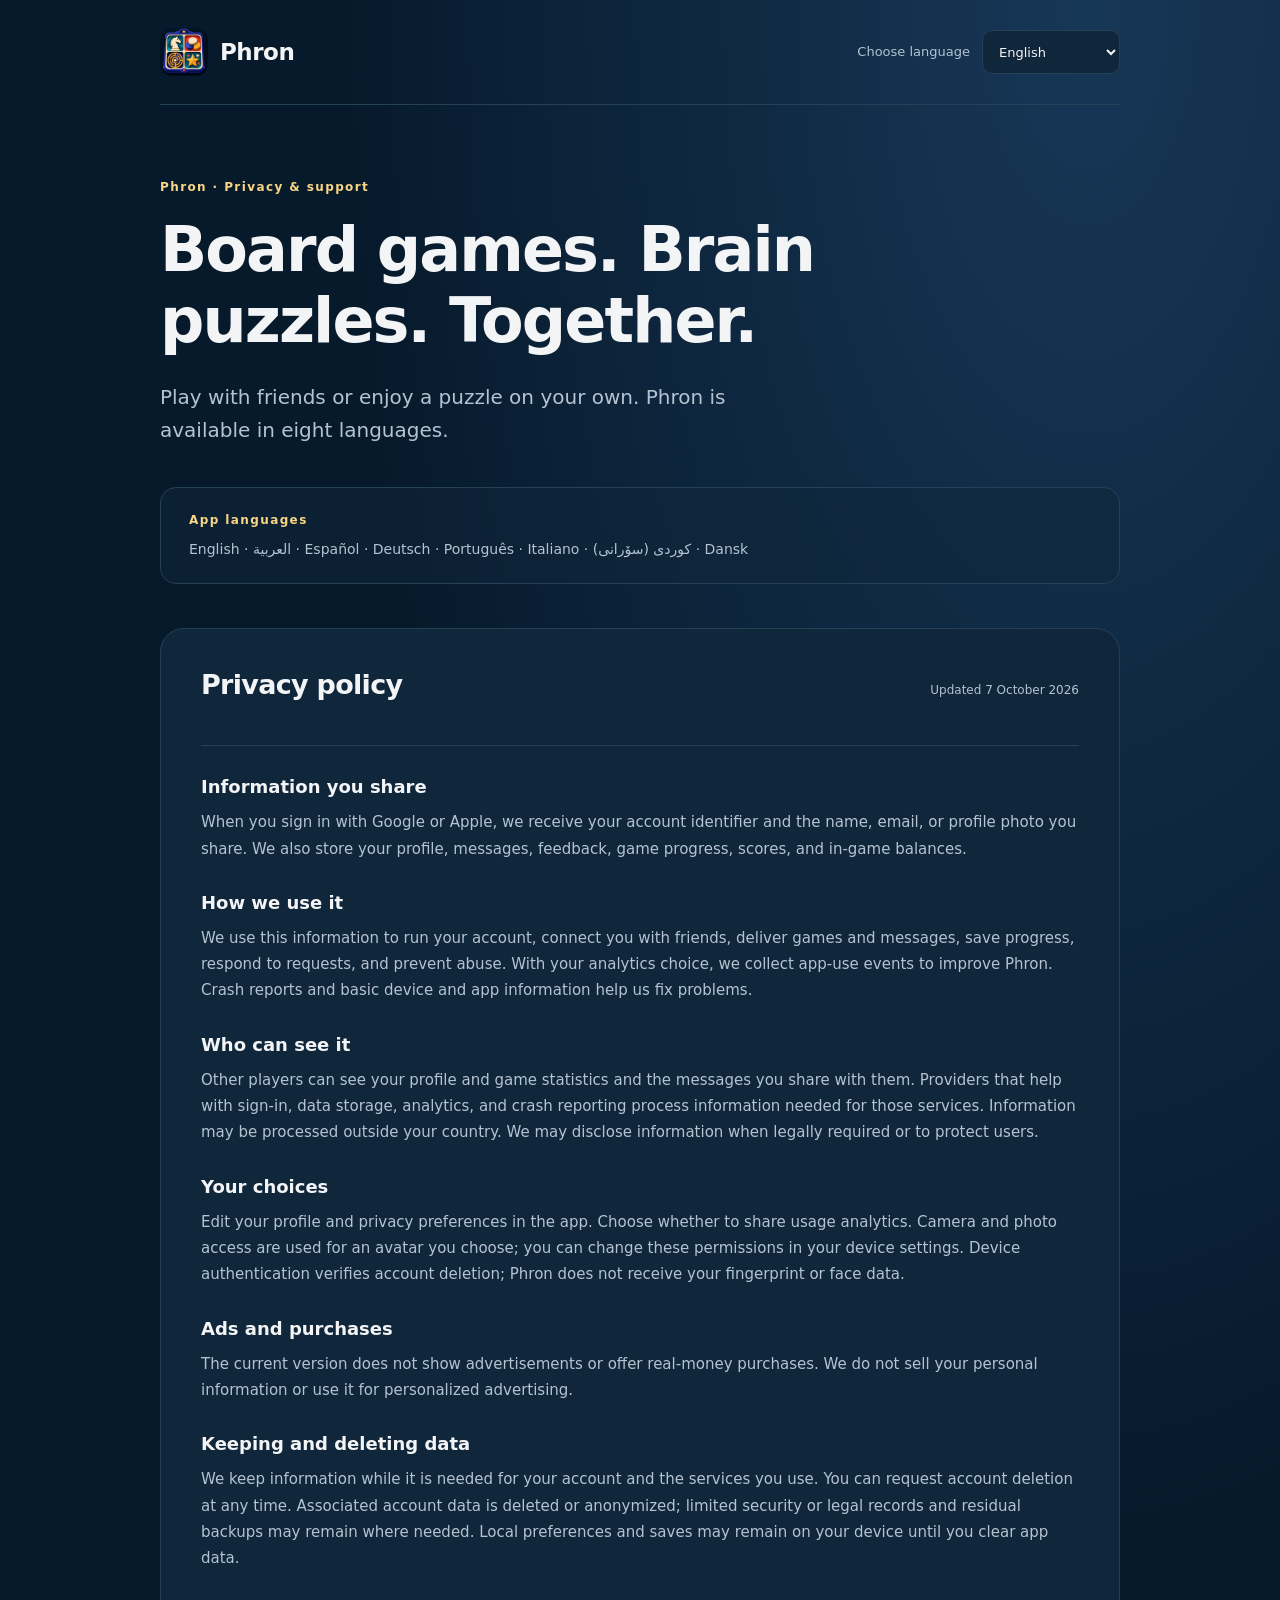
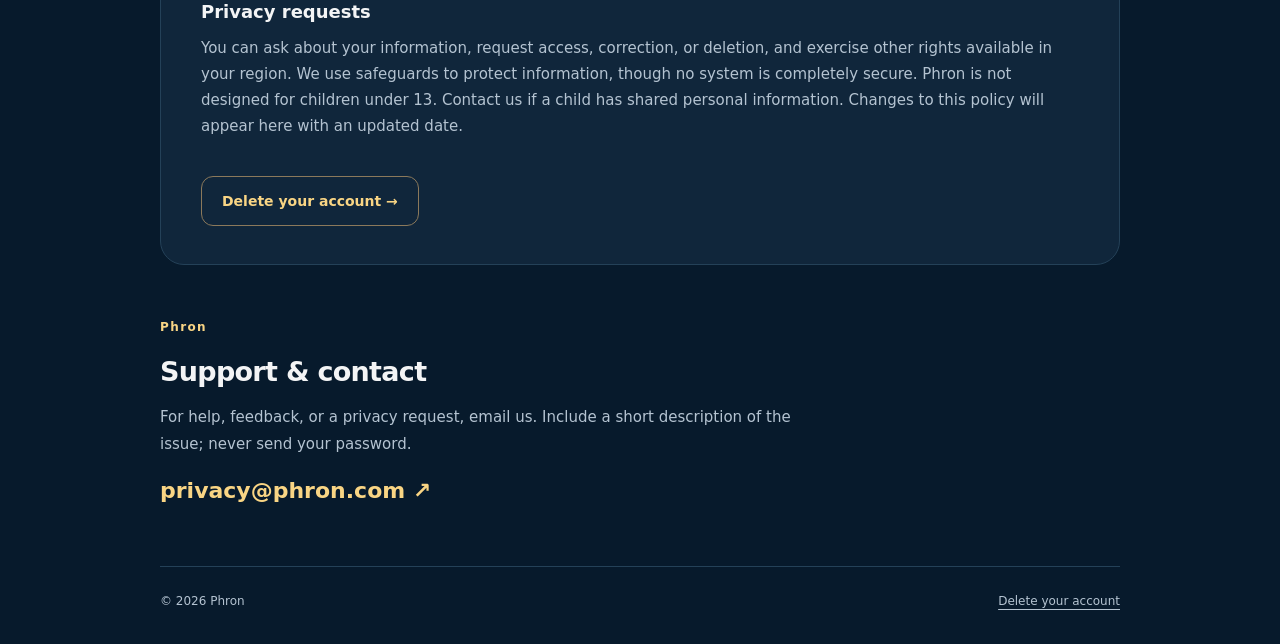
<file: docs/index.html>
<!doctype html>
<html lang="en"><head><meta charset="utf-8"><meta name="viewport" content="width=device-width,initial-scale=1">
<title>Privacy & support — Phron</title>
<meta name="description" content="Phron privacy policy, support, and account deletion. Available in eight languages.">
<meta name="theme-color" content="#071a2c"><link rel="icon" href="assets/favicon.png?v=20261007"><link rel="stylesheet" href="style.css"><script src="site.js" defer></script></head>
<body><a class="skip" href="#main">Skip to content</a><div class="shell"><nav class="topbar" aria-label="Main navigation"><a class="brand" href="./"><img src="assets/icon.png?v=20261007" width="48" height="48" alt=""><span>Phron</span></a><label class="language-picker"><span id="language-label">Choose language</span><select id="language" aria-labelledby="language-label"><option value="en">English</option><option value="ar">العربية</option><option value="es">Español</option><option value="de">Deutsch</option><option value="pt">Português</option><option value="it">Italiano</option><option value="ckb">کوردی (سۆرانی)</option><option value="da">Dansk</option></select></label></nav><main id="main"><article lang="en" dir="ltr" data-language="en"><header class="hero"><p class="eyebrow">Phron · Privacy &amp; support</p><h1>Board games. Brain puzzles. Together.</h1><p class="intro">Play with friends or enjoy a puzzle on your own. Phron is available in eight languages.</p></header><div class="language-card"><p class="eyebrow">App languages</p><p dir="ltr">English · العربية · Español · Deutsch · Português · Italiano · کوردی (سۆرانی) · Dansk</p></div><section class="policy" aria-labelledby="policy-en"><div class="section-heading"><h2 id="policy-en">Privacy policy</h2><p class="date">Updated 7 October 2026</p></div><section class="topic"><h3>Information you share</h3><p>When you sign in with Google or Apple, we receive your account identifier and the name, email, or profile photo you share. We also store your profile, messages, feedback, game progress, scores, and in-game balances.</p></section><section class="topic"><h3>How we use it</h3><p>We use this information to run your account, connect you with friends, deliver games and messages, save progress, respond to requests, and prevent abuse. With your analytics choice, we collect app-use events to improve Phron. Crash reports and basic device and app information help us fix problems.</p></section><section class="topic"><h3>Who can see it</h3><p>Other players can see your profile and game statistics and the messages you share with them. Providers that help with sign-in, data storage, analytics, and crash reporting process information needed for those services. Information may be processed outside your country. We may disclose information when legally required or to protect users.</p></section><section class="topic"><h3>Your choices</h3><p>Edit your profile and privacy preferences in the app. Choose whether to share usage analytics. Camera and photo access are used for an avatar you choose; you can change these permissions in your device settings. Device authentication verifies account deletion; Phron does not receive your fingerprint or face data.</p></section><section class="topic"><h3>Ads and purchases</h3><p>The current version does not show advertisements or offer real-money purchases. We do not sell your personal information or use it for personalized advertising.</p></section><section class="topic"><h3>Keeping and deleting data</h3><p>We keep information while it is needed for your account and the services you use. You can request account deletion at any time. Associated account data is deleted or anonymized; limited security or legal records and residual backups may remain where needed. Local preferences and saves may remain on your device until you clear app data.</p></section><section class="topic"><h3>Privacy requests</h3><p>You can ask about your information, request access, correction, or deletion, and exercise other rights available in your region. We use safeguards to protect information, though no system is completely secure. Phron is not designed for children under 13. Contact us if a child has shared personal information. Changes to this policy will appear here with an updated date.</p></section><a class="button secondary" href="delete-account.html?lang=en">Delete your account →</a></section><section class="contact" id="contact"><p class="eyebrow">Phron</p><h2>Support &amp; contact</h2><p>For help, feedback, or a privacy request, email us. Include a short description of the issue; never send your password.</p><a class="email" href="mailto:privacy@phron.com">privacy@phron.com ↗</a></section></article><article lang="ar" dir="rtl" data-language="ar" hidden><header class="hero"><p class="eyebrow">Phron · الخصوصية والدعم</p><h1>ألعاب الطاولة. ألغاز ذهنية. معًا.</h1><p class="intro">العب مع أصدقائك أو استمتع بلغز بمفردك. يتوفر Phron بثماني لغات.</p></header><div class="language-card"><p class="eyebrow">لغات التطبيق</p><p dir="ltr">English · العربية · Español · Deutsch · Português · Italiano · کوردی (سۆرانی) · Dansk</p></div><section class="policy" aria-labelledby="policy-ar"><div class="section-heading"><h2 id="policy-ar">سياسة الخصوصية</h2><p class="date">آخر تحديث: 7 أكتوبر 2026</p></div><section class="topic"><h3>المعلومات التي تشاركها</h3><p>عند تسجيل الدخول عبر Google أو Apple، نتلقى معرّف حسابك والاسم أو البريد أو صورة الملف التي تشاركها. نخزن أيضًا ملفك ورسائلك وملاحظاتك وتقدمك ونتائجك وأرصدتك داخل اللعبة.</p></section><section class="topic"><h3>كيف نستخدمها</h3><p>نستخدم المعلومات لتشغيل حسابك وربطك بالأصدقاء وتوفير الألعاب والرسائل وحفظ التقدم والرد على الطلبات ومنع الإساءة. بحسب اختيارك للتحليلات، نجمع أحداث استخدام التطبيق لتحسينه. تساعد تقارير الأعطال ومعلومات الجهاز والتطبيق الأساسية في إصلاح المشكلات.</p></section><section class="topic"><h3>من يمكنه رؤيتها</h3><p>يمكن للاعبين الآخرين رؤية ملفك وإحصاءاتك والرسائل التي تشاركها معهم. يعالج مقدمو تسجيل الدخول والتخزين والتحليلات وتقارير الأعطال المعلومات اللازمة لخدماتهم. قد تعالج المعلومات خارج بلدك، وقد نفصح عنها عند الضرورة القانونية أو لحماية المستخدمين.</p></section><section class="topic"><h3>خياراتك</h3><p>عدّل ملفك وتفضيلات الخصوصية في التطبيق واختر مشاركة تحليلات الاستخدام. تستخدم الكاميرا والصور لصورة شخصية تختارها، ويمكن تغيير الأذونات في إعدادات الجهاز. تُستخدم مصادقة الجهاز لتأكيد الحذف، ولا يتلقى Phron بيانات بصمتك أو وجهك.</p></section><section class="topic"><h3>الإعلانات والمشتريات</h3><p>لا يعرض الإصدار الحالي إعلانات ولا يوفر مشتريات بمال حقيقي. لا نبيع معلوماتك الشخصية ولا نستخدمها للإعلانات المخصصة.</p></section><section class="topic"><h3>الاحتفاظ بالبيانات وحذفها</h3><p>نحتفظ بالمعلومات طالما تلزم لحسابك وخدماتك. يمكنك طلب حذف الحساب في أي وقت. تُحذف البيانات المرتبطة أو تُخفى هويتها، وقد تبقى سجلات أمنية أو قانونية محدودة ونسخ احتياطية عند الحاجة. قد تبقى البيانات المحلية حتى تمسح بيانات التطبيق.</p></section><section class="topic"><h3>طلبات الخصوصية</h3><p>يمكنك الاستفسار عن معلوماتك وطلب الوصول إليها أو تصحيحها أو حذفها وممارسة حقوقك المحلية. نستخدم وسائل حماية، لكن لا يوجد نظام آمن تمامًا. التطبيق غير موجه للأطفال دون 13 عامًا؛ تواصل معنا إذا شارك طفل معلومات شخصية. تظهر تغييرات السياسة هنا بتاريخ محدث.</p></section><a class="button secondary" href="delete-account.html?lang=ar">حذف حسابك →</a></section><section class="contact"><p class="eyebrow">Phron</p><h2>الدعم والتواصل</h2><p>للمساعدة أو الملاحظات أو طلبات الخصوصية، راسلنا مع وصف مختصر للمشكلة. لا ترسل كلمة مرورك.</p><a class="email" href="mailto:privacy@phron.com">privacy@phron.com ↗</a></section></article><article lang="es" dir="ltr" data-language="es" hidden><header class="hero"><p class="eyebrow">Phron · Privacidad y ayuda</p><h1>Juegos de mesa. Puzles. Juntos.</h1><p class="intro">Juega con amigos o resuelve un puzle a tu ritmo. Phron está disponible en ocho idiomas.</p></header><div class="language-card"><p class="eyebrow">Idiomas de la app</p><p dir="ltr">English · العربية · Español · Deutsch · Português · Italiano · کوردی (سۆرانی) · Dansk</p></div><section class="policy" aria-labelledby="policy-es"><div class="section-heading"><h2 id="policy-es">Política de privacidad</h2><p class="date">Actualizada el 7 de octubre de 2026</p></div><section class="topic"><h3>Información que compartes</h3><p>Al iniciar sesión con Google o Apple, recibimos tu identificador y el nombre, correo o foto que compartes. También guardamos tu perfil, mensajes, comentarios, progreso, puntuaciones y saldos del juego.</p></section><section class="topic"><h3>Cómo la usamos</h3><p>Usamos los datos para gestionar tu cuenta, conectar amigos, ofrecer juegos y mensajes, guardar el progreso, responder solicitudes y prevenir abusos. Según tu elección de analítica, recopilamos eventos de uso para mejorar Phron. Los informes de fallos y los datos básicos del dispositivo y la app nos ayudan a resolver problemas.</p></section><section class="topic"><h3>Quién puede verla</h3><p>Otros jugadores pueden ver tu perfil, estadísticas y los mensajes que les envías. Los proveedores de inicio de sesión, almacenamiento, analítica e informes de fallos procesan los datos necesarios. Pueden tratarse fuera de tu país. Podemos divulgarlos por obligación legal o para proteger a los usuarios.</p></section><section class="topic"><h3>Tus opciones</h3><p>Edita tu perfil y preferencias de privacidad en la app. Elige si compartes analítica de uso. La cámara y las fotos sirven para el avatar que elijas; cambia sus permisos en tu dispositivo. La autenticación del dispositivo verifica la eliminación: Phron no recibe tu huella ni datos faciales.</p></section><section class="topic"><h3>Anuncios y compras</h3><p>La versión actual no muestra anuncios ni ofrece compras con dinero real. No vendemos tus datos personales ni los usamos para publicidad personalizada.</p></section><section class="topic"><h3>Conservación y eliminación</h3><p>Conservamos datos mientras sean necesarios para tu cuenta y los servicios. Puedes solicitar su eliminación en cualquier momento. Los datos asociados se eliminan o anonimizan; pueden quedar registros limitados por seguridad o motivos legales y copias de respaldo cuando sea necesario. Los datos locales pueden permanecer hasta que borres los datos de la app.</p></section><section class="topic"><h3>Solicitudes de privacidad</h3><p>Puedes consultar tus datos, solicitar acceso, corrección o eliminación y ejercer los derechos de tu región. Aplicamos medidas de protección, aunque ningún sistema es totalmente seguro. Phron no está dirigido a menores de 13 años; avísanos si un niño comparte datos personales. Los cambios se publicarán aquí con una fecha actualizada.</p></section><a class="button secondary" href="delete-account.html?lang=es">Eliminar tu cuenta →</a></section><section class="contact"><p class="eyebrow">Phron</p><h2>Ayuda y contacto</h2><p>Para ayuda, comentarios o solicitudes de privacidad, escríbenos con una breve descripción. Nunca envíes tu contraseña.</p><a class="email" href="mailto:privacy@phron.com">privacy@phron.com ↗</a></section></article><article lang="de" dir="ltr" data-language="de" hidden><header class="hero"><p class="eyebrow">Phron · Datenschutz &amp; Hilfe</p><h1>Brettspiele. Denkspiele. Gemeinsam.</h1><p class="intro">Spiele mit Freunden oder löse ein Rätsel für dich. Phron ist in acht Sprachen verfügbar.</p></header><div class="language-card"><p class="eyebrow">App-Sprachen</p><p dir="ltr">English · العربية · Español · Deutsch · Português · Italiano · کوردی (سۆرانی) · Dansk</p></div><section class="policy" aria-labelledby="policy-de"><div class="section-heading"><h2 id="policy-de">Datenschutzerklärung</h2><p class="date">Aktualisiert am 7. Oktober 2026</p></div><section class="topic"><h3>Informationen, die du teilst</h3><p>Bei der Anmeldung mit Google oder Apple erhalten wir deine Kontokennung sowie den Namen, die E-Mail-Adresse oder das Profilfoto, die du teilst. Wir speichern außerdem Profil, Nachrichten, Feedback, Spielfortschritt, Ergebnisse und Spielguthaben.</p></section><section class="topic"><h3>Wie wir sie verwenden</h3><p>Die Daten ermöglichen Konten, Freunde, Spiele, Nachrichten, gespeicherten Fortschritt, Hilfe und Schutz vor Missbrauch. Abhängig von deiner Analyseentscheidung erfassen wir Nutzungsereignisse zur Verbesserung von Phron. Absturzberichte und grundlegende Geräte- und App-Daten helfen bei der Fehlerbehebung.</p></section><section class="topic"><h3>Wer sie sehen kann</h3><p>Andere Spieler sehen dein Profil, Spielstatistiken und an sie gesendete Nachrichten. Dienstleister für Anmeldung, Speicherung, Analyse und Absturzberichte verarbeiten notwendige Daten, gegebenenfalls außerhalb deines Landes. Gesetzliche Pflichten oder der Schutz von Nutzern können eine Weitergabe erfordern.</p></section><section class="topic"><h3>Deine Auswahl</h3><p>Bearbeite Profil und Datenschutzeinstellungen in der App und wähle, ob du Nutzungsanalysen teilst. Kamera und Fotos dienen deinem gewählten Avatar; Berechtigungen verwaltest du am Gerät. Die Geräteauthentifizierung bestätigt die Kontolöschung; Phron erhält keine Fingerabdruck- oder Gesichtsdaten.</p></section><section class="topic"><h3>Werbung und Käufe</h3><p>Die aktuelle Version zeigt keine Werbung und bietet keine Käufe mit echtem Geld. Wir verkaufen keine personenbezogenen Daten und verwenden sie nicht für personalisierte Werbung.</p></section><section class="topic"><h3>Aufbewahrung und Löschung</h3><p>Wir speichern Daten, solange sie für dein Konto und die Dienste benötigt werden. Du kannst jederzeit die Löschung beantragen. Zugehörige Daten werden gelöscht oder anonymisiert; begrenzte Sicherheits- oder Rechtsunterlagen und Sicherungskopien können bei Bedarf verbleiben. Lokale Daten können bis zum Löschen der App-Daten auf dem Gerät bleiben.</p></section><section class="topic"><h3>Datenschutzanfragen</h3><p>Du kannst Auskunft, Berichtigung oder Löschung verlangen und weitere regionale Rechte ausüben. Wir treffen Schutzmaßnahmen, doch kein System ist vollständig sicher. Phron richtet sich nicht an Kinder unter 13 Jahren. Kontaktiere uns, wenn ein Kind Daten geteilt hat. Änderungen erscheinen hier mit aktualisiertem Datum.</p></section><a class="button secondary" href="delete-account.html?lang=de">Konto löschen →</a></section><section class="contact"><p class="eyebrow">Phron</p><h2>Hilfe &amp; Kontakt</h2><p>Schreibe uns bei Fragen, Feedback oder Datenschutzanfragen mit einer kurzen Beschreibung. Sende niemals dein Passwort.</p><a class="email" href="mailto:privacy@phron.com">privacy@phron.com ↗</a></section></article><article lang="pt" dir="ltr" data-language="pt" hidden><header class="hero"><p class="eyebrow">Phron · Privacidade e apoio</p><h1>Jogos de tabuleiro. Desafios. Juntos.</h1><p class="intro">Joga com amigos ou resolve um desafio ao teu ritmo. Phron está disponível em oito idiomas.</p></header><div class="language-card"><p class="eyebrow">Idiomas da app</p><p dir="ltr">English · العربية · Español · Deutsch · Português · Italiano · کوردی (سۆرانی) · Dansk</p></div><section class="policy" aria-labelledby="policy-pt"><div class="section-heading"><h2 id="policy-pt">Política de privacidade</h2><p class="date">Atualizada em 7 de outubro de 2026</p></div><section class="topic"><h3>Informações que partilhas</h3><p>Ao entrares com Google ou Apple, recebemos o identificador da conta e o nome, email ou foto que partilhas. Guardamos também o perfil, mensagens, comentários, progresso, pontuações e saldos do jogo.</p></section><section class="topic"><h3>Como as usamos</h3><p>Usamos os dados para gerir contas, ligar amigos, fornecer jogos e mensagens, guardar progresso, responder a pedidos e evitar abusos. Conforme a tua escolha de análise, recolhemos eventos de utilização para melhorar Phron. Relatórios de falhas e dados básicos do dispositivo e da app ajudam a corrigir problemas.</p></section><section class="topic"><h3>Quem pode vê-las</h3><p>Outros jogadores podem ver o perfil, estatísticas e mensagens que lhes envias. Prestadores de autenticação, armazenamento, análise e relatórios de falhas tratam os dados necessários, possivelmente fora do teu país. Podemos divulgá-los por obrigação legal ou para proteger utilizadores.</p></section><section class="topic"><h3>As tuas escolhas</h3><p>Edita o perfil e as preferências de privacidade na app. Escolhe se partilhas análises de utilização. A câmara e as fotos servem para o avatar que escolheres; gere as permissões no dispositivo. A autenticação do dispositivo confirma a eliminação; Phron não recebe impressões digitais nem dados faciais.</p></section><section class="topic"><h3>Anúncios e compras</h3><p>A versão atual não apresenta anúncios nem oferece compras com dinheiro real. Não vendemos dados pessoais nem os usamos para publicidade personalizada.</p></section><section class="topic"><h3>Conservação e eliminação</h3><p>Conservamos dados enquanto forem necessários para a conta e os serviços. Podes pedir a eliminação a qualquer momento. Os dados associados são eliminados ou anonimizados; registos limitados de segurança ou legais e cópias de segurança podem permanecer quando necessário. Dados locais podem ficar até apagares os dados da app.</p></section><section class="topic"><h3>Pedidos de privacidade</h3><p>Podes pedir acesso, correção ou eliminação e exercer os direitos da tua região. Usamos medidas de proteção, mas nenhum sistema é totalmente seguro. Phron não se destina a menores de 13 anos; avisa-nos se uma criança partilhar dados pessoais. As alterações aparecem aqui com uma data atualizada.</p></section><a class="button secondary" href="delete-account.html?lang=pt">Eliminar a tua conta →</a></section><section class="contact"><p class="eyebrow">Phron</p><h2>Apoio e contacto</h2><p>Para ajuda, comentários ou pedidos de privacidade, escreve-nos com uma breve descrição. Nunca envies a tua palavra-passe.</p><a class="email" href="mailto:privacy@phron.com">privacy@phron.com ↗</a></section></article><article lang="it" dir="ltr" data-language="it" hidden><header class="hero"><p class="eyebrow">Phron · Privacy e assistenza</p><h1>Giochi da tavolo. Rompicapi. Insieme.</h1><p class="intro">Gioca con gli amici o risolvi un rompicapo da solo. Phron è disponibile in otto lingue.</p></header><div class="language-card"><p class="eyebrow">Lingue dell’app</p><p dir="ltr">English · العربية · Español · Deutsch · Português · Italiano · کوردی (سۆرانی) · Dansk</p></div><section class="policy" aria-labelledby="policy-it"><div class="section-heading"><h2 id="policy-it">Informativa sulla privacy</h2><p class="date">Aggiornata il 7 ottobre 2026</p></div><section class="topic"><h3>Informazioni che condividi</h3><p>Accedendo con Google o Apple riceviamo l’identificativo dell’account e il nome, l’email o la foto che condividi. Conserviamo anche profilo, messaggi, feedback, progressi, punteggi e saldi di gioco.</p></section><section class="topic"><h3>Come le usiamo</h3><p>I dati servono a gestire account, amici, giochi, messaggi, progressi, richieste e prevenzione degli abusi. In base alla tua scelta sulle analisi, raccogliamo eventi di utilizzo per migliorare Phron. Segnalazioni di arresti anomali e dati di base del dispositivo e dell’app aiutano a risolvere problemi.</p></section><section class="topic"><h3>Chi può vederle</h3><p>Altri giocatori possono vedere profilo, statistiche e messaggi che invii loro. I fornitori di accesso, archiviazione, analisi e segnalazione di errori trattano i dati necessari, anche fuori dal tuo paese. Possiamo divulgarli se richiesto dalla legge o per proteggere gli utenti.</p></section><section class="topic"><h3>Le tue scelte</h3><p>Modifica profilo e preferenze di privacy nell’app. Scegli se condividere analisi di utilizzo. Fotocamera e foto servono per l’avatar che scegli; gestisci i permessi sul dispositivo. L’autenticazione del dispositivo verifica la cancellazione: Phron non riceve impronte o dati del volto.</p></section><section class="topic"><h3>Pubblicità e acquisti</h3><p>La versione attuale non mostra pubblicità né offre acquisti con denaro reale. Non vendiamo dati personali né li usiamo per pubblicità personalizzata.</p></section><section class="topic"><h3>Conservazione e cancellazione</h3><p>Conserviamo i dati finché necessari per account e servizi. Puoi richiederne la cancellazione in qualsiasi momento. I dati associati vengono eliminati o anonimizzati; registri limitati di sicurezza o legali e copie di backup possono restare quando necessario. I dati locali possono restare finché cancelli i dati dell’app.</p></section><section class="topic"><h3>Richieste sulla privacy</h3><p>Puoi chiedere accesso, correzione o cancellazione ed esercitare i diritti della tua regione. Adottiamo misure di protezione, ma nessun sistema è completamente sicuro. Phron non è rivolto ai minori di 13 anni; contattaci se un bambino condivide dati personali. Le modifiche appaiono qui con una data aggiornata.</p></section><a class="button secondary" href="delete-account.html?lang=it">Elimina il tuo account →</a></section><section class="contact"><p class="eyebrow">Phron</p><h2>Assistenza e contatti</h2><p>Per aiuto, feedback o richieste sulla privacy, scrivici una breve descrizione. Non inviare mai la password.</p><a class="email" href="mailto:privacy@phron.com">privacy@phron.com ↗</a></section></article><article lang="ckb" dir="rtl" data-language="ckb" hidden><header class="hero"><p class="eyebrow">Phron · تایبەتمەندی و پشتگیری</p><h1>یاریی تەختە. مەتەڵی فکری. پێکەوە.</h1><p class="intro">لەگەڵ هاوڕێکانت یاری بکە یان بە تەنها مەتەڵ چارەسەر بکە. Phron بە هەشت زمان بەردەستە.</p></header><div class="language-card"><p class="eyebrow">زمانەکانی ئەپ</p><p dir="ltr">English · العربية · Español · Deutsch · Português · Italiano · کوردی (سۆرانی) · Dansk</p></div><section class="policy" aria-labelledby="policy-ckb"><div class="section-heading"><h2 id="policy-ckb">سیاسەتی تایبەتمەندی</h2><p class="date">نوێکراوەتەوە لە ٧ی تشرینی یەکەمی ٢٠٢٦</p></div><section class="topic"><h3>زانیارییەکانی هاوبەشیان دەکەیت</h3><p>کاتێک بە Google یان Apple دەچیتە ژوورەوە، ناسێنەری هەژمار و ئەو ناو، ئیمەیڵ یان وێنەیە وەردەگرین کە هاوبەشی دەکەیت. هەروەها پڕۆفایل، نامە، تێبینی، پێشکەوتن، خاڵ و باڵانسی ناو یاری هەڵدەگرین.</p></section><section class="topic"><h3>چۆن بەکاری دەهێنین</h3><p>بۆ بەڕێوەبردنی هەژمار، پەیوەندی بە هاوڕێکان، یاری و نامە، پاراستنی پێشکەوتن، وەڵامدانەوە و ڕێگریکردن لە خراپ بەکارهێنان. بە پێی هەڵبژاردنی شیکاری، ڕووداوەکانی بەکارهێنان بۆ باشترکردنی ئەپ کۆدەکەینەوە. ڕاپۆرتی تێکچوون و زانیاریی سەرەتایی ئامێر و ئەپ یارمەتی چاککردنەوە دەدەن.</p></section><section class="topic"><h3>کێ دەیبینێت</h3><p>یاریزانانی تر دەتوانن پڕۆفایل، ئامار و نامەکانی بۆیان دەنێریت ببینن. دابینکەرانی چوونەژوورەوە، هەڵگرتن، شیکاری و ڕاپۆرتی تێکچوون زانیاریی پێویست پرۆسێس دەکەن، لەوانەیە لە دەرەوەی وڵاتەکەت. بۆ پێویستی یاسایی یان پاراستنی بەکارهێنەران زانیاری ئاشکرا دەکرێت.</p></section><section class="topic"><h3>هەڵبژاردنەکانت</h3><p>پڕۆفایل و هەڵبژاردەکانی تایبەتمەندی لە ئەپ بگۆڕە. هەڵبژێرە شیکاریی بەکارهێنان هاوبەش بکەیت یان نا. کامێرا و وێنە بۆ ئەڤاتاری هەڵبژێردراوتن؛ مۆڵەتەکان لە ئامێر بگۆڕە. پشتڕاستکردنەوەی ئامێر بۆ سڕینەوەی هەژمارە؛ Phron داتای پەنجەمۆر یان ڕووخسارت وەرناگرێت.</p></section><section class="topic"><h3>ڕیکلام و کڕین</h3><p>وەشانی ئێستا ڕیکلام پیشان نادات و کڕین بە پارەی ڕاستەقینە نییە. زانیاریی کەسیت نافڕۆشین و بۆ ڕیکلامی کەسی بەکاری ناهێنین.</p></section><section class="topic"><h3>هەڵگرتن و سڕینەوە</h3><p>زانیاری تا کاتی پێویست بۆ هەژمار و خزمەتگوزاری هەڵدەگرین. هەرکات دەتوانیت داوای سڕینەوە بکەیت. داتای پەیوەندیدار دەسڕدرێتەوە یان بێناسنامە دەکرێت؛ تۆماری سنوورداری ئاسایشی یان یاسایی و پاشەکەوتەکان لە کاتی پێویست دەمێننەوە. داتای ناوخۆیی لەوانەیە تا پاککردنەوەی داتای ئەپ بمێنێتەوە.</p></section><section class="topic"><h3>داواکاریی تایبەتمەندی</h3><p>دەتوانیت داوای دەستگەیشتن، ڕاستکردنەوە یان سڕینەوە بکەیت و مافەکانی ناوچەکەت بەکاربهێنیت. ڕێکاری پاراستن بەکاردەهێنین، بەڵام هیچ سیستەمێک تەواو پارێزراو نییە. Phron بۆ منداڵانی خوار ١٣ ساڵ نییە؛ ئەگەر منداڵێک زانیاریی کەسی هاوبەش کردووە پەیوەندیمان پێوە بکە. گۆڕانکارییەکان لێرە بە بەرواری نوێ دەردەکەون.</p></section><a class="button secondary" href="delete-account.html?lang=ckb">سڕینەوەی هەژمار →</a></section><section class="contact"><p class="eyebrow">Phron</p><h2>پشتگیری و پەیوەندی</h2><p>بۆ یارمەتی، تێبینی یان داواکاریی تایبەتمەندی، ئیمەیڵ بنێرە بە باسێکی کورت. وشەی نهێنیت مە نێرە.</p><a class="email" href="mailto:privacy@phron.com">privacy@phron.com ↗</a></section></article><article lang="da" dir="ltr" data-language="da" hidden><header class="hero"><p class="eyebrow">Phron · Privatliv og hjælp</p><h1>Brætspil. Hjernevridere. Sammen.</h1><p class="intro">Spil med venner, eller løs en gåde på egen hånd. Phron fås på otte sprog.</p></header><div class="language-card"><p class="eyebrow">Appens sprog</p><p dir="ltr">English · العربية · Español · Deutsch · Português · Italiano · کوردی (سۆرانی) · Dansk</p></div><section class="policy" aria-labelledby="policy-da"><div class="section-heading"><h2 id="policy-da">Privatlivspolitik</h2><p class="date">Opdateret 7. oktober 2026</p></div><section class="topic"><h3>Oplysninger, du deler</h3><p>Når du logger ind med Google eller Apple, modtager vi din kontoidentifikator og det navn, den email eller det profilbillede, du deler. Vi gemmer også profil, beskeder, feedback, fremskridt, resultater og spilbeholdninger.</p></section><section class="topic"><h3>Sådan bruger vi dem</h3><p>Vi bruger oplysninger til konti, venner, spil, beskeder, gemte fremskridt, hjælp og forebyggelse af misbrug. Afhængigt af dit analysevalg indsamler vi brugshændelser for at forbedre Phron. Fejlrapporter og grundlæggende enheds- og appoplysninger hjælper os med at løse problemer.</p></section><section class="topic"><h3>Hvem kan se dem</h3><p>Andre spillere kan se profil, spilstatistik og beskeder, du sender dem. Udbydere af login, lagring, analyse og fejlrapportering behandler nødvendige oplysninger, eventuelt uden for dit land. Vi kan dele oplysninger, når loven kræver det, eller for at beskytte brugere.</p></section><section class="topic"><h3>Dine valg</h3><p>Rediger profil og privatlivsvalg i appen. Vælg, om du vil dele brugsanalyse. Kamera og billeder bruges til en avatar, du vælger; styr tilladelser på enheden. Enhedsgodkendelse bekræfter kontosletning; Phron modtager ikke fingeraftryk eller ansigtsdata.</p></section><section class="topic"><h3>Reklamer og køb</h3><p>Den aktuelle version viser ingen reklamer og tilbyder ingen køb for rigtige penge. Vi sælger ikke personoplysninger og bruger dem ikke til personlige reklamer.</p></section><section class="topic"><h3>Opbevaring og sletning</h3><p>Vi gemmer oplysninger, så længe kontoen og tjenesterne har brug for dem. Du kan altid anmode om sletning. Tilknyttede data slettes eller anonymiseres; begrænsede sikkerheds- eller juridiske oplysninger og sikkerhedskopier kan blive bevaret ved behov. Lokale data kan blive på enheden, indtil appdata ryddes.</p></section><section class="topic"><h3>Privatlivsanmodninger</h3><p>Du kan anmode om adgang, rettelse eller sletning og bruge rettighederne i din region. Vi beskytter oplysninger, men intet system er helt sikkert. Phron er ikke beregnet til børn under 13 år; kontakt os, hvis et barn har delt personoplysninger. Ændringer vises her med en ny dato.</p></section><a class="button secondary" href="delete-account.html?lang=da">Slet din konto →</a></section><section class="contact"><p class="eyebrow">Phron</p><h2>Hjælp og kontakt</h2><p>Skriv til os for hjælp, feedback eller privatlivsanmodninger med en kort beskrivelse. Send aldrig din adgangskode.</p><a class="email" href="mailto:privacy@phron.com">privacy@phron.com ↗</a></section></article></main><footer><span>© 2026 Phron</span><a id="footer-link" href="delete-account.html">Delete your account</a></footer></div></body></html>
</file>
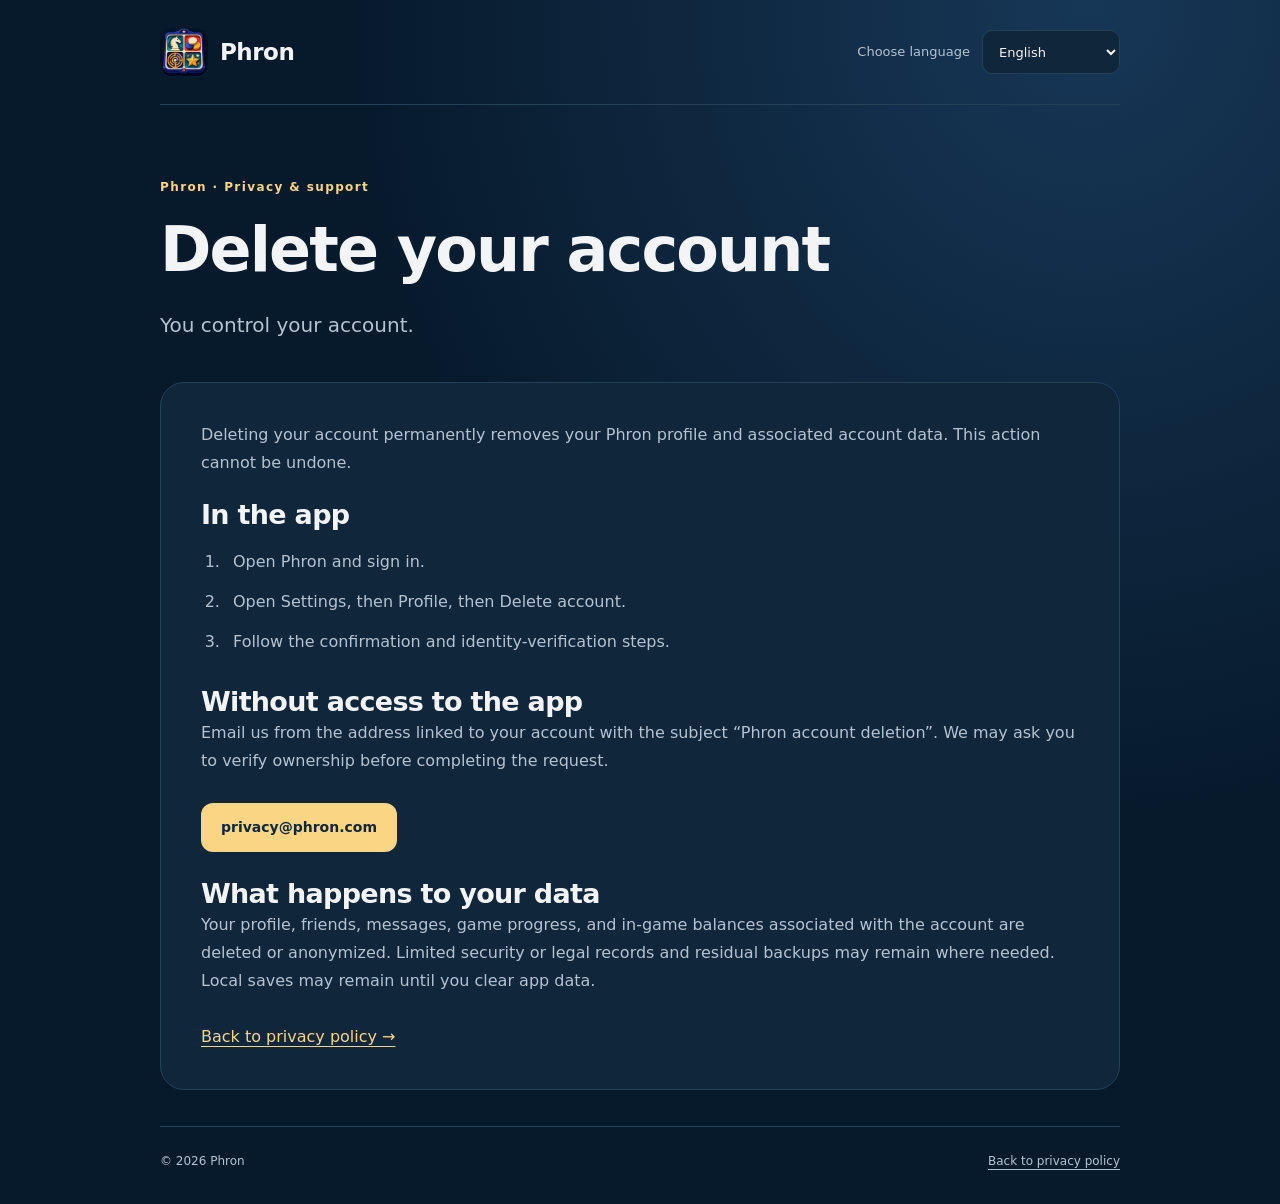
<file: docs/delete-account.html>
<!doctype html>
<html lang="en"><head><meta charset="utf-8"><meta name="viewport" content="width=device-width,initial-scale=1">
<title>Delete your account — Phron</title>
<meta name="description" content="How to delete your Phron account and associated data.">
<meta name="theme-color" content="#071a2c"><link rel="icon" href="assets/favicon.png?v=20261007"><link rel="stylesheet" href="style.css"><script src="site.js" defer></script></head>
<body><a class="skip" href="#main">Skip to content</a><div class="shell"><nav class="topbar" aria-label="Main navigation"><a class="brand" href="./"><img src="assets/icon.png?v=20261007" width="48" height="48" alt=""><span>Phron</span></a><label class="language-picker"><span id="language-label">Choose language</span><select id="language" aria-labelledby="language-label"><option value="en">English</option><option value="ar">العربية</option><option value="es">Español</option><option value="de">Deutsch</option><option value="pt">Português</option><option value="it">Italiano</option><option value="ckb">کوردی (سۆرانی)</option><option value="da">Dansk</option></select></label></nav><main id="main"><article lang="en" dir="ltr" data-language="en"><header class="hero"><p class="eyebrow">Phron · Privacy &amp; support</p><h1>Delete your account</h1><p class="intro">You control your account.</p></header><section class="policy"><p>Deleting your account permanently removes your Phron profile and associated account data. This action cannot be undone.</p><h2>In the app</h2><ol><li>Open Phron and sign in.</li><li>Open Settings, then Profile, then Delete account.</li><li>Follow the confirmation and identity-verification steps.</li></ol><h2>Without access to the app</h2><p>Email us from the address linked to your account with the subject “Phron account deletion”. We may ask you to verify ownership before completing the request.</p><a class="button" href="mailto:privacy@phron.com?subject=Phron%20account%20deletion">privacy@phron.com</a><h2>What happens to your data</h2><p>Your profile, friends, messages, game progress, and in-game balances associated with the account are deleted or anonymized. Limited security or legal records and residual backups may remain where needed. Local saves may remain until you clear app data.</p><a class="back" href="./?lang=en">Back to privacy policy →</a></section></article><article lang="ar" dir="rtl" data-language="ar" hidden><header class="hero"><p class="eyebrow">Phron · الخصوصية والدعم</p><h1>حذف حسابك</h1><p class="intro">حسابك تحت سيطرتك.</p></header><section class="policy"><p>يؤدي حذف الحساب إلى إزالة ملف Phron والبيانات المرتبطة به نهائيًا. لا يمكن التراجع عن هذا الإجراء.</p><h2>داخل التطبيق</h2><ol><li>افتح Phron وسجّل الدخول.</li><li>افتح الإعدادات، ثم الملف الشخصي، ثم حذف الحساب.</li><li>أكمل خطوات التأكيد والتحقق من الهوية.</li></ol><h2>دون الوصول إلى التطبيق</h2><p>راسلنا من البريد المرتبط بحسابك بعنوان “Phron account deletion”. قد نطلب التحقق من ملكية الحساب قبل إتمام الطلب.</p><a class="button" href="mailto:privacy@phron.com?subject=Phron%20account%20deletion">privacy@phron.com</a><h2>ماذا يحدث لبياناتك</h2><p>تُحذف أو تُخفى هوية ملفك وأصدقائك ورسائلك وتقدمك وأرصدتك المرتبطة بالحساب. قد تبقى سجلات أمنية أو قانونية محدودة ونسخ احتياطية عند الحاجة. قد تبقى البيانات المحلية حتى تمسح بيانات التطبيق.</p><a class="back" href="./?lang=ar">العودة إلى سياسة الخصوصية →</a></section></article><article lang="es" dir="ltr" data-language="es" hidden><header class="hero"><p class="eyebrow">Phron · Privacidad y ayuda</p><h1>Eliminar tu cuenta</h1><p class="intro">Tu cuenta está en tus manos.</p></header><section class="policy"><p>La eliminación borra permanentemente tu perfil de Phron y los datos asociados. No se puede deshacer.</p><h2>En la app</h2><ol><li>Abre Phron e inicia sesión.</li><li>Abre Ajustes, luego Perfil y Eliminar cuenta.</li><li>Completa los pasos de confirmación y verificación de identidad.</li></ol><h2>Sin acceso a la app</h2><p>Escríbenos desde el correo asociado a tu cuenta con el asunto “Phron account deletion”. Podemos pedirte que verifiques su titularidad.</p><a class="button" href="mailto:privacy@phron.com?subject=Phron%20account%20deletion">privacy@phron.com</a><h2>Qué ocurre con tus datos</h2><p>Tu perfil, amigos, mensajes, progreso y saldos asociados se eliminan o anonimizan. Pueden quedar registros limitados por seguridad o motivos legales y copias de respaldo cuando sea necesario. Los datos locales pueden permanecer hasta que borres los datos de la app.</p><a class="back" href="./?lang=es">Volver a la política de privacidad →</a></section></article><article lang="de" dir="ltr" data-language="de" hidden><header class="hero"><p class="eyebrow">Phron · Datenschutz &amp; Hilfe</p><h1>Konto löschen</h1><p class="intro">Du bestimmst über dein Konto.</p></header><section class="policy"><p>Die Löschung entfernt dein Phron-Profil und zugehörige Kontodaten dauerhaft. Sie lässt sich nicht rückgängig machen.</p><h2>In der App</h2><ol><li>Öffne Phron und melde dich an.</li><li>Öffne Einstellungen, dann Profil und Konto löschen.</li><li>Befolge die Bestätigungs- und Identitätsprüfungsschritte.</li></ol><h2>Ohne Zugriff auf die App</h2><p>Schreibe von deiner Konto-E-Mail-Adresse mit dem Betreff „Phron account deletion“. Wir können einen Nachweis der Kontoinhaberschaft verlangen.</p><a class="button" href="mailto:privacy@phron.com?subject=Phron%20account%20deletion">privacy@phron.com</a><h2>Was mit deinen Daten geschieht</h2><p>Profil, Freunde, Nachrichten, Spielfortschritt und zugehöriges Guthaben werden gelöscht oder anonymisiert. Begrenzte Sicherheits- oder Rechtsunterlagen und Sicherungskopien können bei Bedarf bleiben. Lokale Daten können bis zum Löschen der App-Daten verbleiben.</p><a class="back" href="./?lang=de">Zur Datenschutzerklärung →</a></section></article><article lang="pt" dir="ltr" data-language="pt" hidden><header class="hero"><p class="eyebrow">Phron · Privacidade e apoio</p><h1>Eliminar a tua conta</h1><p class="intro">A tua conta está nas tuas mãos.</p></header><section class="policy"><p>A eliminação remove definitivamente o perfil de Phron e os dados associados. Não pode ser anulada.</p><h2>Na app</h2><ol><li>Abre Phron e inicia sessão.</li><li>Abre Definições, depois Perfil e Eliminar conta.</li><li>Conclui os passos de confirmação e verificação de identidade.</li></ol><h2>Sem acesso à app</h2><p>Escreve-nos a partir do email da conta com o assunto “Phron account deletion”. Podemos pedir uma confirmação de titularidade.</p><a class="button" href="mailto:privacy@phron.com?subject=Phron%20account%20deletion">privacy@phron.com</a><h2>O que acontece aos dados</h2><p>O perfil, amigos, mensagens, progresso e saldos associados são eliminados ou anonimizados. Registos limitados de segurança ou legais e cópias de segurança podem permanecer quando necessário. Dados locais podem ficar até apagares os dados da app.</p><a class="back" href="./?lang=pt">Voltar à política de privacidade →</a></section></article><article lang="it" dir="ltr" data-language="it" hidden><header class="hero"><p class="eyebrow">Phron · Privacy e assistenza</p><h1>Elimina il tuo account</h1><p class="intro">Il tuo account, la tua scelta.</p></header><section class="policy"><p>La cancellazione rimuove definitivamente profilo Phron e dati associati. Non è reversibile.</p><h2>Nell’app</h2><ol><li>Apri Phron e accedi.</li><li>Apri Impostazioni, poi Profilo ed Elimina account.</li><li>Completa i passaggi di conferma e verifica dell’identità.</li></ol><h2>Senza accesso all’app</h2><p>Scrivici dall’email collegata all’account con oggetto “Phron account deletion”. Potremmo chiedere di verificarne la titolarità.</p><a class="button" href="mailto:privacy@phron.com?subject=Phron%20account%20deletion">privacy@phron.com</a><h2>Cosa succede ai dati</h2><p>Profilo, amici, messaggi, progressi e saldi associati vengono eliminati o anonimizzati. Registri limitati di sicurezza o legali e backup possono restare quando necessario. I dati locali possono restare finché cancelli i dati dell’app.</p><a class="back" href="./?lang=it">Torna all’informativa sulla privacy →</a></section></article><article lang="ckb" dir="rtl" data-language="ckb" hidden><header class="hero"><p class="eyebrow">Phron · تایبەتمەندی و پشتگیری</p><h1>سڕینەوەی هەژمار</h1><p class="intro">هەژمارەکەت لە دەستی تۆدایە.</p></header><section class="policy"><p>سڕینەوە پڕۆفایلی Phron و داتای پەیوەندیدار بە هەمیشە لادەبات. ناتوانرێت بگەڕێندرێتەوە.</p><h2>لە ناو ئەپ</h2><ol><li>Phron بکەرەوە و بچۆ ژوورەوە.</li><li>ڕێکخستنەکان بکەرەوە، پاشان پڕۆفایل و سڕینەوەی هەژمار.</li><li>هەنگاوەکانی دڵنیابوونەوە و پشتڕاستکردنەوەی ناسنامە تەواو بکە.</li></ol><h2>بێ دەستگەیشتن بە ئەپ</h2><p>لە ئیمەیڵی هەژمارەکەتەوە نامە بنێرە بە بابەتی “Phron account deletion”. لەوانەیە داوای پشتڕاستکردنەوەی خاوەندارێتی بکەین.</p><a class="button" href="mailto:privacy@phron.com?subject=Phron%20account%20deletion">privacy@phron.com</a><h2>چی بە داتاکانت دەکرێت</h2><p>پڕۆفایل، هاوڕێ، نامە، پێشکەوتن و باڵانسی پەیوەندیدار دەسڕدرێنەوە یان بێناسنامە دەکرێن. تۆماری سنوورداری ئاسایشی یان یاسایی و پاشەکەوتەکان لە کاتی پێویست دەمێننەوە. داتای ناوخۆیی تا پاککردنەوەی داتای ئەپ لەوانەیە بمێنێتەوە.</p><a class="back" href="./?lang=ckb">گەڕانەوە بۆ سیاسەتی تایبەتمەندی →</a></section></article><article lang="da" dir="ltr" data-language="da" hidden><header class="hero"><p class="eyebrow">Phron · Privatliv og hjælp</p><h1>Slet din konto</h1><p class="intro">Du bestemmer over din konto.</p></header><section class="policy"><p>Sletning fjerner din Phron-profil og tilknyttede kontodata permanent. Det kan ikke fortrydes.</p><h2>I appen</h2><ol><li>Åbn Phron, og log ind.</li><li>Åbn Indstillinger, derefter Profil og Slet konto.</li><li>Følg trinene til bekræftelse og identitetskontrol.</li></ol><h2>Uden adgang til appen</h2><p>Skriv fra kontoens emailadresse med emnet “Phron account deletion”. Vi kan bede dig bekræfte ejerskabet.</p><a class="button" href="mailto:privacy@phron.com?subject=Phron%20account%20deletion">privacy@phron.com</a><h2>Hvad sker der med dine data</h2><p>Profil, venner, beskeder, fremskridt og tilknyttede spilbeholdninger slettes eller anonymiseres. Begrænsede sikkerheds- eller juridiske oplysninger og sikkerhedskopier kan blive bevaret ved behov. Lokale data kan blive, indtil appdata ryddes.</p><a class="back" href="./?lang=da">Tilbage til privatlivspolitikken →</a></section></article></main><footer><span>© 2026 Phron</span><a id="footer-link" href="./">Privacy policy</a></footer></div></body></html>
</file>
<file: docs/style.css>
:root{color-scheme:dark;--bg:#071a2c;--surface:#10263b;--line:#244158;--text:#f3f4f5;--muted:#b4c3d1;--accent:#f9d584;font-family:system-ui,-apple-system,"Segoe UI",Arial,sans-serif;font-synthesis:none}
*{box-sizing:border-box}html{scroll-behavior:smooth;scroll-padding-top:30px}body{margin:0;background:radial-gradient(ellipse at 85% 0%,#173757 0%,transparent 48%),var(--bg);color:var(--text);line-height:1.75}a{color:inherit;text-underline-offset:4px}a:hover{color:var(--accent)}button,select{font:inherit}a:focus-visible,select:focus-visible{outline:3px solid var(--accent);outline-offset:5px}.shell{width:min(960px,calc(100% - 48px));margin:auto}.topbar{display:flex;align-items:center;justify-content:space-between;gap:24px;padding:28px 0;border-bottom:1px solid var(--line)}.brand{display:flex;align-items:center;gap:12px;text-decoration:none;font-size:23px;font-weight:750;letter-spacing:-.5px}.brand img{border-radius:12px}.language-picker{display:flex;align-items:center;gap:12px;font-size:13px;color:var(--muted)}select{max-width:200px;background:var(--surface);color:var(--text);border:1px solid var(--line);border-radius:10px;padding:10px 12px;min-height:44px}.hero{padding:72px 0 40px;max-width:770px}.eyebrow{color:var(--accent);font-size:12px;font-weight:700;letter-spacing:1.4px;margin:0 0 16px}h1{font-size:clamp(34px,5.5vw,62px);line-height:1.15;letter-spacing:-1.9px;margin:0 0 24px;font-weight:730;text-wrap:balance}.intro{font-size:20px;line-height:1.65;max-width:650px;color:var(--muted);margin:0}.language-card{border:1px solid var(--line);border-radius:16px;padding:22px 28px;margin:0 0 44px;background:#10263b80}.language-card .eyebrow{margin-bottom:6px}.language-card p:last-child{font-size:14px;margin:0;color:var(--muted)}.policy{padding:38px 40px;background:var(--surface);border:1px solid var(--line);border-radius:24px}.section-heading{display:flex;justify-content:space-between;align-items:baseline;gap:20px;padding-bottom:24px;border-bottom:1px solid var(--line);margin-bottom:28px}h2{font-size:27px;line-height:1.3;letter-spacing:-.7px;margin:0}h3{font-size:18px;line-height:1.4;margin:0 0 10px}.date{font-size:12px;color:var(--muted);margin:0}.topic{margin:0 0 28px}.policy p{color:var(--muted);margin:0 0 20px}.topic p{margin:0;font-size:15px}.button{display:inline-block;text-decoration:none;border-radius:12px;padding:12px 20px;background:var(--accent);color:#10263b;font-size:14px;font-weight:700;min-height:48px;margin:8px 0 24px}.button:hover{background:#ffe6ae;color:#10263b}.secondary{margin-bottom:0;background:transparent;border:1px solid #8b795b;color:var(--accent)}.secondary:hover{background:#f9d58418;color:var(--accent)}.contact{padding:52px 0 20px;max-width:650px}.contact p:not(.eyebrow){color:var(--muted);font-size:15px}.email{font-size:22px;color:var(--accent);font-weight:650;text-decoration:none;overflow-wrap:anywhere}.back{display:block;margin-top:28px;color:var(--accent)}ol{padding-inline-start:24px;color:var(--muted);margin:16px 0 28px}li{padding-inline-start:8px;margin:12px 0}footer{display:flex;justify-content:space-between;gap:20px;border-top:1px solid var(--line);padding:24px 0 32px;margin-top:36px;font-size:12px;color:var(--muted)}[hidden]{display:none!important}.skip{position:absolute;top:-100px;left:16px;background:var(--accent);color:var(--bg);padding:12px;z-index:10}.skip:focus{top:16px}.contact{scroll-margin-top:30px}[dir=rtl] h1{letter-spacing:0}[dir=rtl] .eyebrow{letter-spacing:0}
@media(max-width:600px){.shell{width:calc(100% - 32px)}.topbar{padding:20px 0;gap:12px}.language-picker{gap:6px}.language-picker>span{position:absolute;width:1px;height:1px;overflow:hidden;clip-path:inset(50%)}select{max-width:165px;font-size:14px}.hero{padding:44px 0 30px}h1{letter-spacing:-1px}.intro{font-size:17px}.language-card{padding:18px 20px;margin-bottom:28px}.policy{padding:26px 22px;border-radius:18px}.section-heading{display:block}.date{margin-top:10px}.contact{padding-top:36px}h2{font-size:24px}.email{font-size:20px}footer{font-size:12px;flex-wrap:wrap}}
@media(prefers-reduced-motion:reduce){html{scroll-behavior:auto}}
</file>
